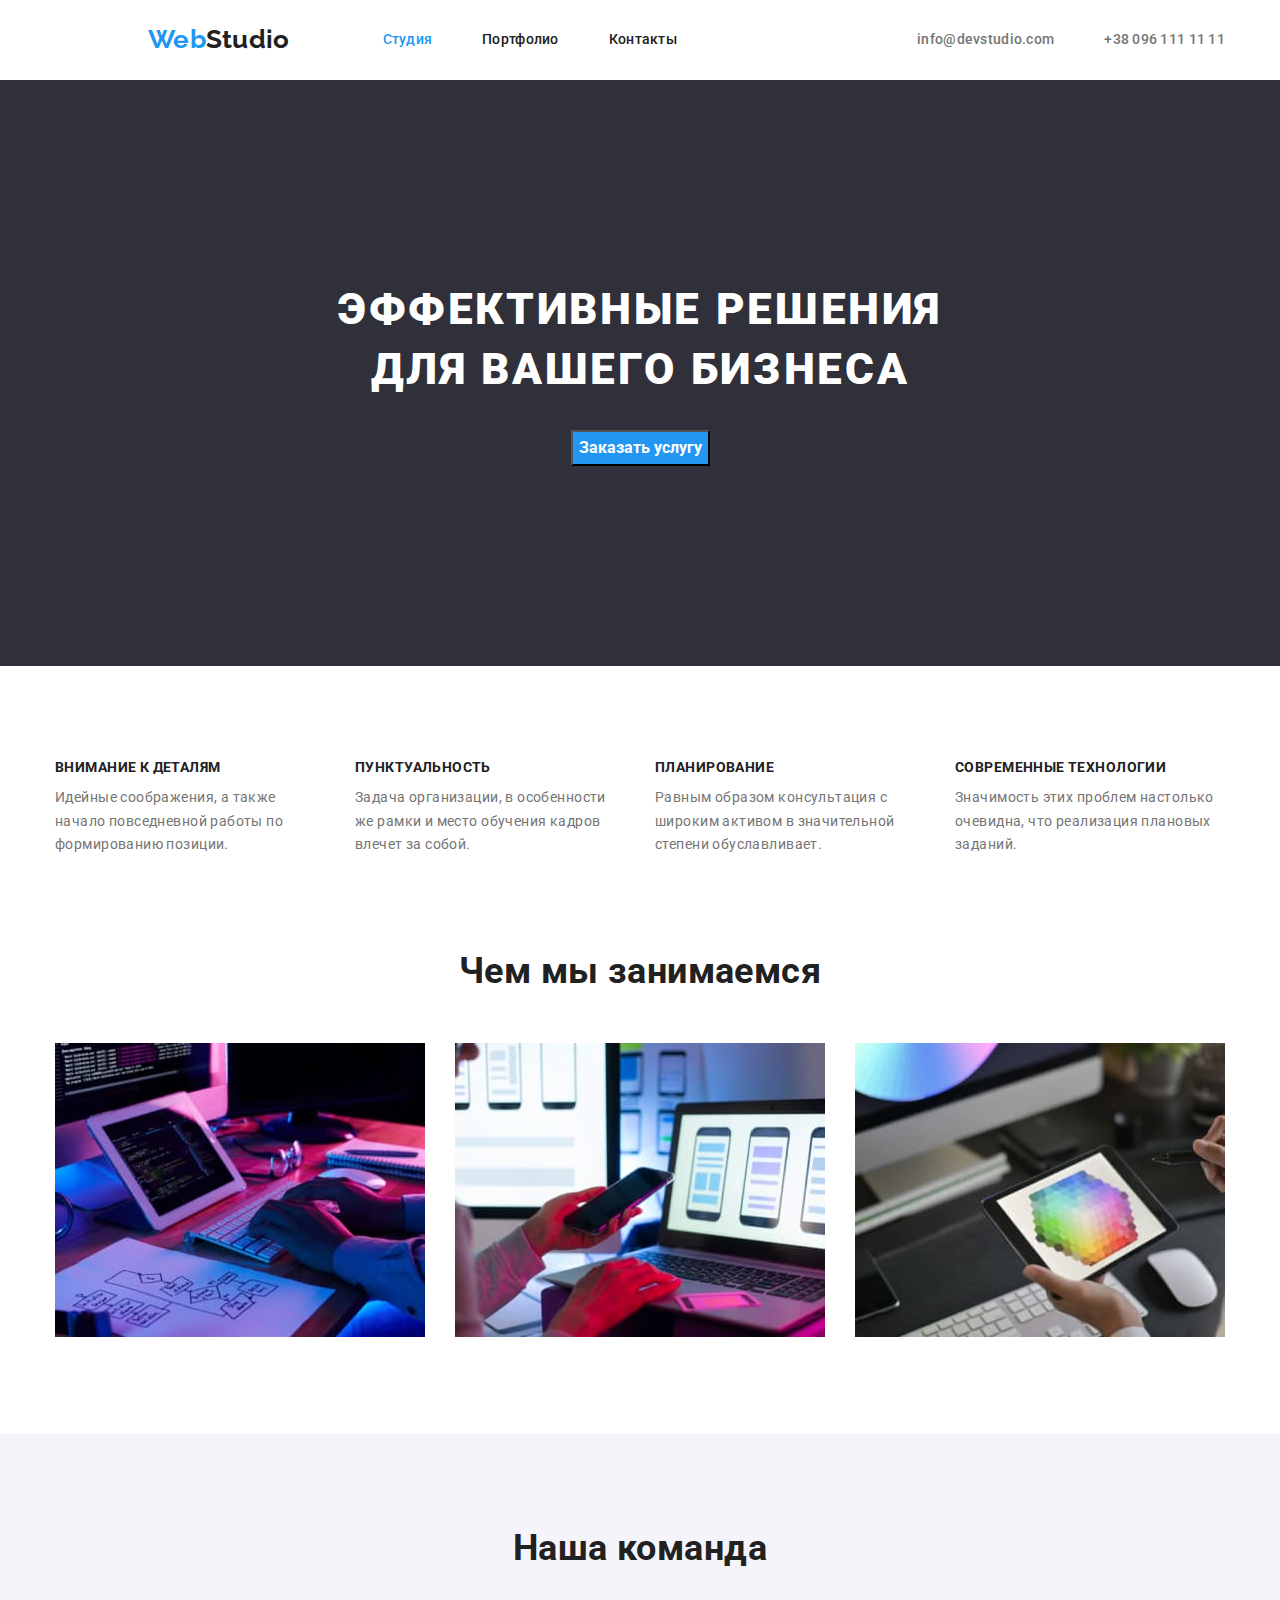
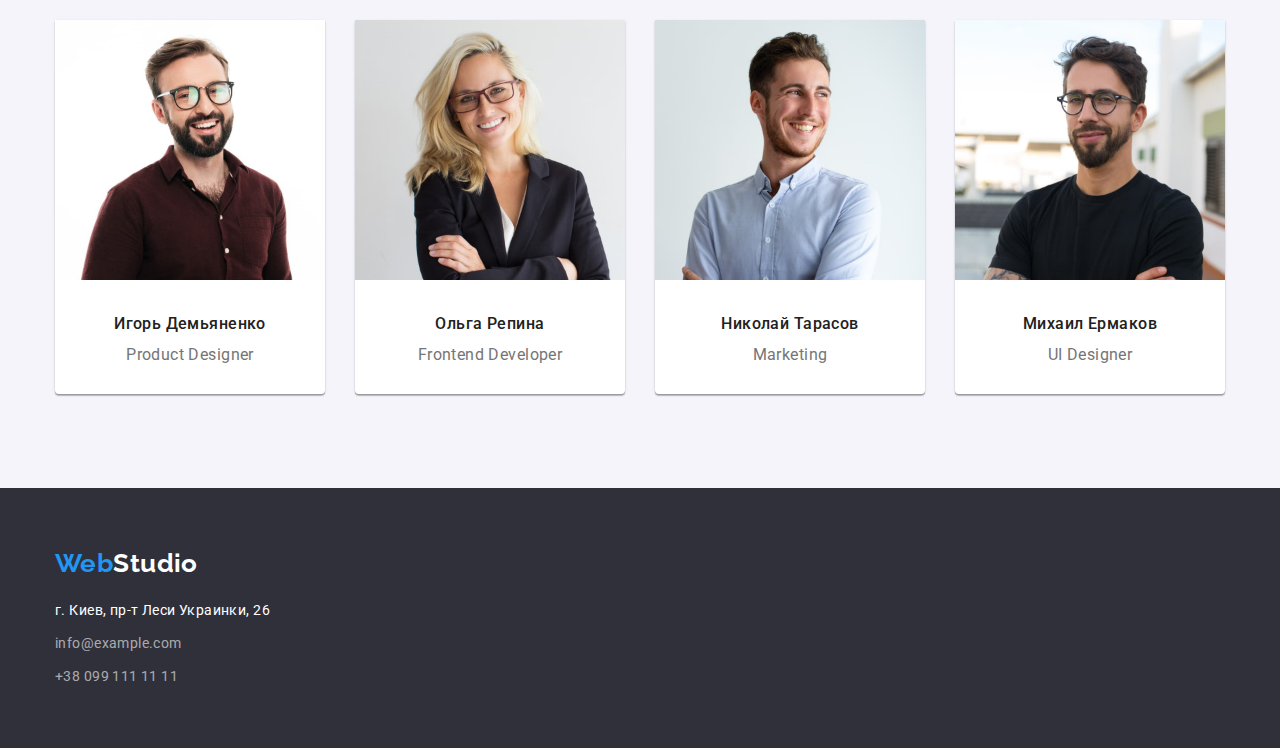
<file: index.html>
<!DOCTYPE html>
<html lang="ru">
  <head>
    <meta charset="UTF-8" />
    <meta http-equiv="X-UA-Compatible" content="IE=edge" />
    <meta name="viewport" content="width=device-width, initial-scale=1.0" />
    <title>WebStudio</title>

    <!-- font star -->
    <link rel="preconnect" href="https://fonts.googleapis.com" />
    <link rel="preconnect" href="https://fonts.gstatic.com" crossorigin />
    <link
      href="https://fonts.googleapis.com/css2?family=Raleway:wght@700&family=Roboto:wght@400;500;700;900&display=swap"
      rel="stylesheet"
    />
    <!-- fonts end -->

    <!-- normalize css start -->

    <link
      rel="stylesheet"
      href="https://cdnjs.cloudflare.com/ajax/libs/modern-normalize/1.1.0/modern-normalize.min.css"
    />

    <!-- normzlize css end -->

    <!-- styles star -->

    <link rel="stylesheet" href="./css/styles.css" />
  </head>
  <body>
    <header class="header">
      <div class="container header-container">
        <nav class="header-nav">
          <a class="header-logo link" href="./index.html">
            <span class="logoa">Web</span><span class="logob">Studio</span>
          </a>
          <ul class="header-list list">
            <li class="item"><a class="header-link current link" href="./index.html">Студия</a></li>
            <li class="item"><a class="header-link link" href="./portfolio.html">Портфолио</a></li>
            <li class="item"><a class="header-link link" href="">Контакты</a></li>
          </ul>
        </nav>
        <ul class="header-group list">
          <li class="item">
            <a class="header-link-contact link" href="mailto:info@devstudio.com"
              >info@devstudio.com</a
            >
          </li>
          <li class="item">
            <a class="header-link-contact link" href="tel:+380961111111">+38 096 111 11 11</a>
          </li>
        </ul>
      </div>
    </header>

    <main>
      <!-- секция hero -->
      <section class="hero section">
        <div class="container hero-container">
          <h1 class="hero-title">Эффективные решения для вашего бизнеса</h1>
          <button class="hero-btn" type="button">Заказать услугу</button>
        </div>
      </section>

      <!-- секция наши преимущества -->
      <section class="benefits section">
        <div class="container benefits-container">
          <h2 class="visually-hidden" hidden>Наши преимущества</h2>
          <ul class="benefits-list list">
            <li class="benefits-item">
              <h3 class="benefits-title">Внимание к деталям</h3>
              <p class="benefits-about">
                Идейные соображения, а также начало повседневной работы по формированию позиции.
              </p>
            </li>
            <li class="benefits-item">
              <h3 class="benefits-title">Пунктуальность</h3>
              <p class="benefits-about">
                Задача организации, в особенности же рамки и место обучения кадров влечет за собой.
              </p>
            </li>
            <li class="benefits-item">
              <h3 class="benefits-title">Планирование</h3>
              <p class="benefits-about">
                Равным образом консультация с широким активом в значительной степени обуславливает.
              </p>
            </li>
            <li class="benefits-item">
              <h3 class="benefits-title">Современные технологии</h3>
              <p class="benefits-about">
                Значимость этих проблем настолько очевидна, что реализация плановых заданий.
              </p>
            </li>
          </ul>
        </div>
      </section>

      <!-- секция чем мы занимаемся -->

      <section class="our-work section">
        <div class="container">
          <h2 class="section-title our-work-title">Чем мы занимаемся</h2>
          <ul class="list our-work-container">
            <li class="our-work-list">
              <img
                src="./images/img-1.jpg"
                alt="програмирование на компьютере"
                width="370"
                height="294"
              />
            </li>
            <li class="our-work-list">
              <img
                src="./images/img-2.jpg"
                alt="разработка мобильных приложений"
                width="370"
                height="294"
              />
            </li>
            <li class="our-work-list">
              <img
                src="./images/img-3.jpg"
                alt="большое количество различных дизайнов"
                width="370"
                height="294"
              />
            </li>
          </ul>
        </div>
      </section>

      <!-- секция наша команда -->

      <section class="team section">
        <div class="container">
          <h2 class="section-title team-section-title">Наша команда</h2>
          <ul class="team-list list">
            <li class="team-item">
              <img
                class="team-img"
                src="./images/ourteam/img-1.jpg"
                alt="Игорь Демьяненко Product Designer"
                width="270"
                height="260"
              />
              <div class="team-card">
                <h3 class="team-subtitle">Игорь Демьяненко</h3>
                <p class="team-text">Product Designer</p>
              </div>
            </li>

            <li class="team-item">
              <img
                class="team-img"
                src="./images/ourteam/img-2.jpg"
                alt="Ольга Репина Frontend Developer"
                width="270"
                height="260"
              />
              <div class="team-card">
                <h3 class="team-subtitle">Ольга Репина</h3>
                <p class="team-text">Frontend Developer</p>
              </div>
            </li>
            <li class="team-item">
              <img
                class="team-img"
                src="./images/ourteam/img-3.jpg"
                alt="Николай Тарасов Marketing"
                width="270"
                height="260"
              />
              <div class="team-card">
                <h3 class="team-subtitle">Николай Тарасов</h3>
                <p class="team-text">Marketing</p>
              </div>
            </li>
            <li class="team-item">
              <img
                src="./images/ourteam/img-4.jpg"
                alt="Михаил Ермаков UI Designer"
                width="270"
                height="260"
              />
              <div class="team-card">
                <h3 class="team-subtitle">Михаил Ермаков</h3>
                <p class="team-text">UI Designer</p>
              </div>
            </li>
          </ul>
        </div>
      </section>
    </main>

    <footer class="footer">
      <div class="container">
        <a class="footer-logo" href="./index.html">
          <span class="logoa">Web</span><span class="logoc">Studio</span>
        </a>
        <address class="footer-adress">
          <ul class="footer-list list">
            <li class="footer-adres-contact">
              <a
                class="footer-link-adress link"
                href="https://goo.gl/maps/bHneiKfZUzeGN72U9"
                target="_blank"
                rel="noopener noreferrer"
                >г. Киев, пр-т Леси Украинки, 26</a
              >
            </li>
            <li class="footer-adres-contact">
              <a class="footer-link-contact link" href="mailto:info@example.com"
                >info@example.com</a
              >
            </li>
            <li class="footer-adres-contact">
              <a class="footer-link-contact link" href="tel:+380991111111">+38 099 111 11 11</a>
            </li>
          </ul>
        </address>
      </div>
    </footer>
  </body>
</html>
</file>
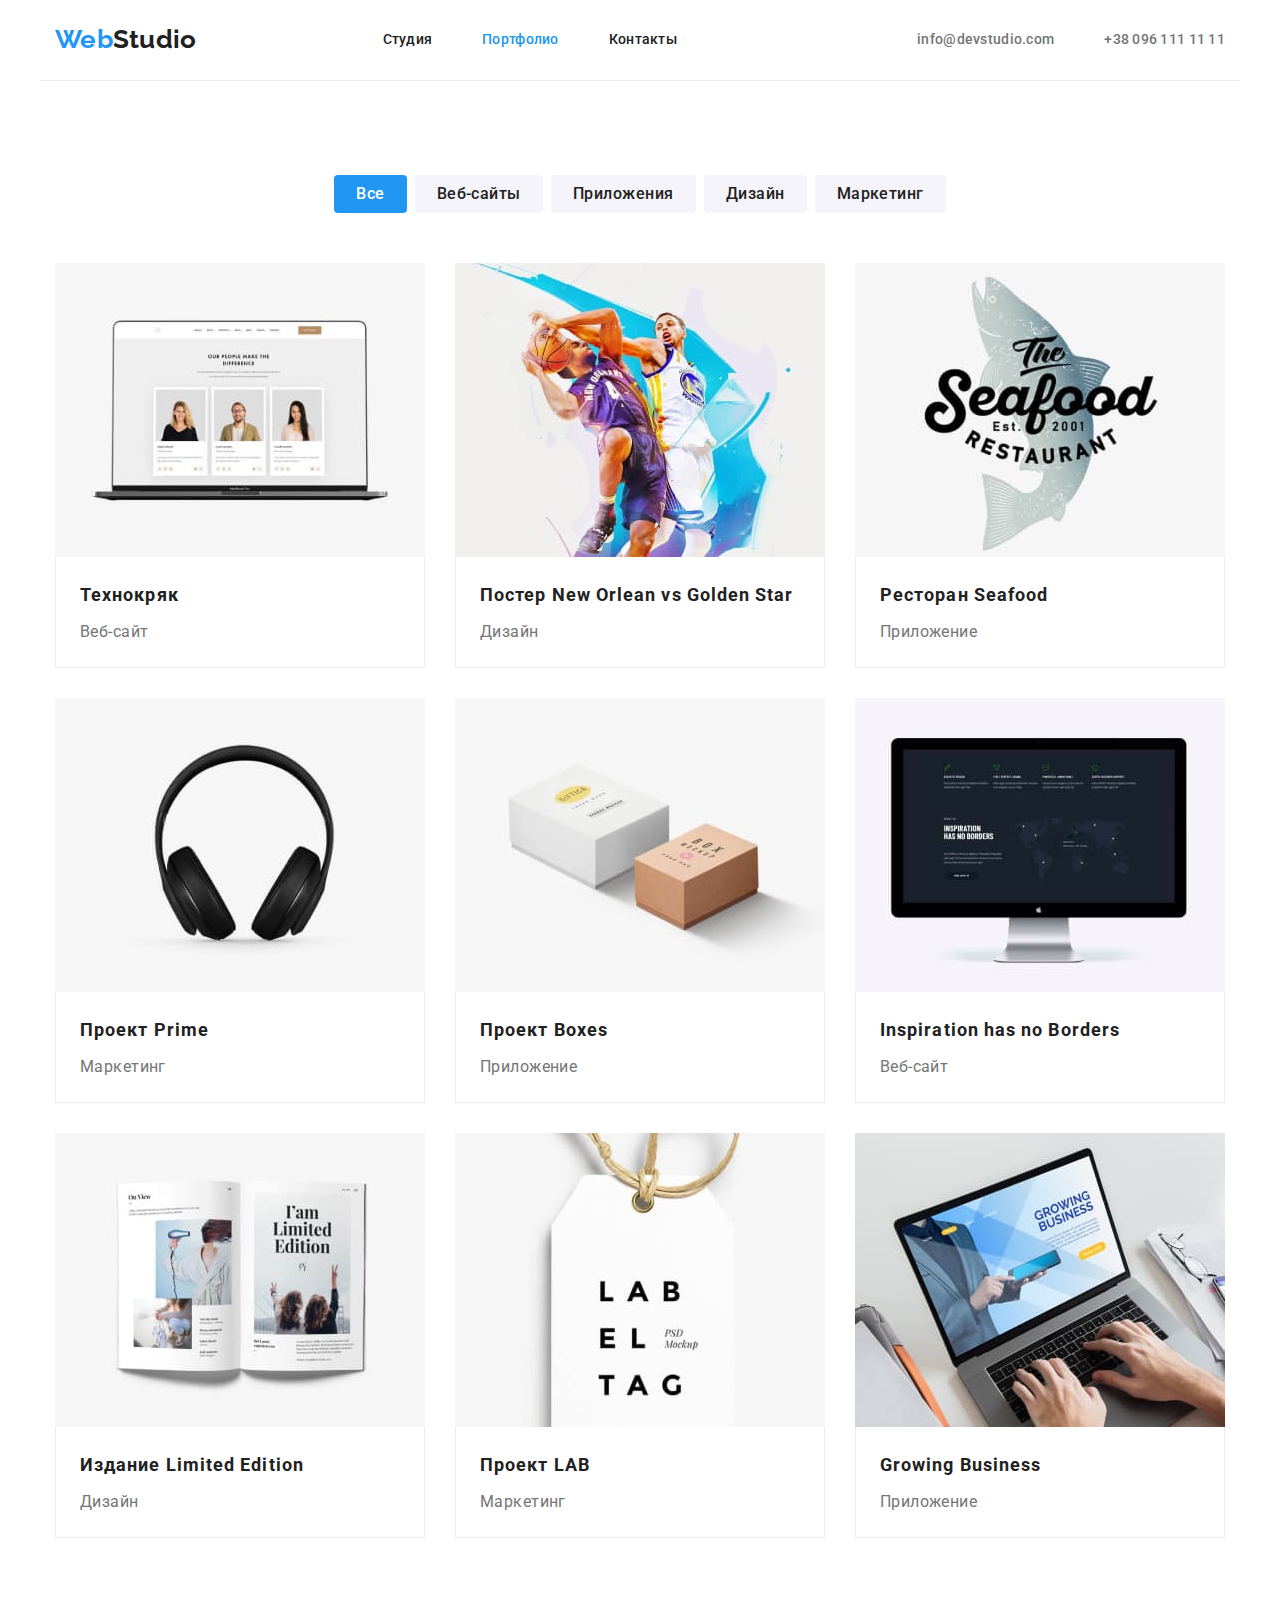
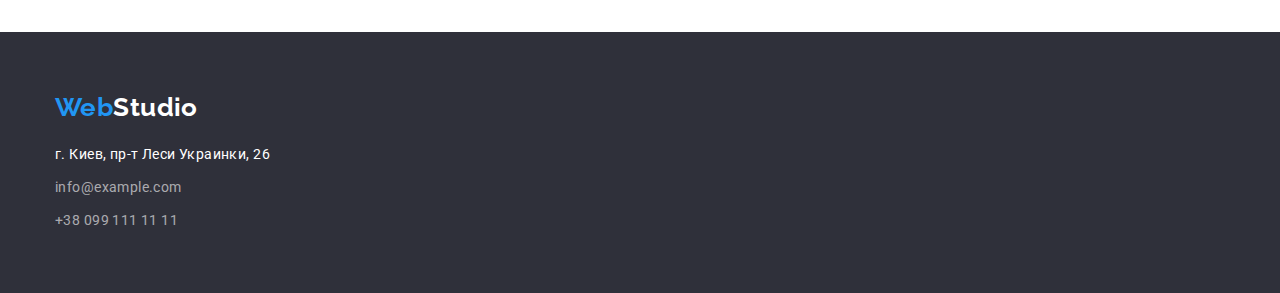
<file: portfolio.html>
<!DOCTYPE html>
<html lang="ru">
  <head>
    <meta charset="UTF-8" />
    <meta http-equiv="X-UA-Compatible" content="IE=edge" />
    <meta name="viewport" content="width=device-width, initial-scale=1.0" />
    <title>WebStudio</title>

    <!-- font star -->
    <link rel="preconnect" href="https://fonts.googleapis.com" />
    <link rel="preconnect" href="https://fonts.gstatic.com" crossorigin />
    <link
      href="https://fonts.googleapis.com/css2?family=Raleway:wght@700&family=Roboto:wght@400;500;700;900&display=swap"
      rel="stylesheet"
    />

    <!-- fonts end -->

    <!-- normalize css start -->

    <link
      rel="stylesheet"
      href="https://cdnjs.cloudflare.com/ajax/libs/modern-normalize/1.1.0/modern-normalize.min.css"
    />

    <!-- normzlize css end -->

    <!-- styles star -->

    <link rel="stylesheet" href="./css/styles.css" />
  </head>
  <body>
    <header class="header">
      <div class="container header-container portfolio-container">
        <a class="header-logo link" href="./index.html">
          <span class="logoa">Web</span><span class="logob">Studio</span>
        </a>
        <nav class="header-nav">
          <ul class="header-list list">
            <li class="item"><a class="header-link link" href="./index.html">Студия</a></li>
            <li class="item">
              <a class="header-link current link" href="./portfolio.html">Портфолио</a>
            </li>
            <li class="item"><a class="header-link link" href="">Контакты</a></li>
          </ul>
        </nav>
        <ul class="header-group list">
          <li class="item">
            <a class="header-link-contact link" href="mailto:info@devstudio.com"
              >info@devstudio.com</a
            >
          </li>
          <li class="item">
            <a class="header-link-contact link" href="tel:+380961111111">+38 096 111 11 11</a>
          </li>
        </ul>
      </div>
    </header>

    <main>
      <!-- Портфолио -->

      <section class="section">
        <div class="container">
          <h1 class="visually-hidden" hidden>Портфолио</h1>
          <ul class="btn-list list">
            <li class="portfolio-btn">
              <button class="btn-item active" type="button">Все</button>
            </li>
            <li class="portfolio-btn"><button class="btn-item" type="button">Веб-сайты</button></li>
            <li class="portfolio-btn">
              <button class="btn-item" type="button">Приложения</button>
            </li>
            <li class="portfolio-btn"><button class="btn-item" type="button">Дизайн</button></li>
            <li class="portfolio-btn"><button class="btn-item" type="button">Маркетинг</button></li>
          </ul>

          <ul class="work-list list">
            <li class="portfolio-cards">
              <img
                class="img-work"
                src="./images/ourprojects/img-1.jpg"
                alt="разработка веб-сайта"
                width="370"
                height="294"
              />
              <div class="work-container">
                <h2 class="work-list-title">Технокряк</h2>
                <p class="work-text">Веб-сайт</p>
              </div>
            </li>
            <li class="portfolio-cards">
              <img
                class="img-work"
                src="./images/ourprojects/img-2.jpg"
                alt="дизайн постера New Orlean vs Golden Star"
                width="370"
                height="294"
              />
              <div class="work-container">
                <h2 class="work-list-title">Постер New Orlean vs Golden Star</h2>
                <p class="work-text">Дизайн</p>
              </div>
            </li>
            <li class="portfolio-cards">
              <img
                class="img-work"
                src="./images/ourprojects/img-3.jpg"
                alt="приложение для ресторана Seafood"
                width="370"
                height="294"
              />
              <div class="work-container">
                <h2 class="work-list-title">Ресторан Seafood</h2>
                <p class="work-text">Приложение</p>
              </div>
            </li>
            <li class="portfolio-cards">
              <img
                class="img-work"
                src="./images/ourprojects/img-4.jpg"
                alt="Проект Prime"
                width="370"
                height="294"
              />
              <div class="work-container">
                <h2 class="work-list-title">Проект Prime</h2>
                <p class="work-text">Маркетинг</p>
              </div>
            </li>
            <li class="portfolio-cards">
              <img
                class="img-work"
                src="./images/ourprojects/img-5.jpg"
                alt="Проект Boxes"
                width="370"
                height="294"
              />
              <div class="work-container">
                <h2 class="work-list-title">Проект Boxes</h2>
                <p class="work-text">Приложение</p>
              </div>
            </li>
            <li class="portfolio-cards">
              <img
                class="img-work"
                src="./images/ourprojects/img-6.jpg"
                alt="Вдохновение не имеет границ"
                width="370"
                height="294"
              />
              <div class="work-container">
                <h2 class="work-list-title">Inspiration has no Borders</h2>
                <p class="work-text">Веб-сайт</p>
              </div>
            </li>
            <li class="portfolio-cards">
              <img
                class="img-work"
                src="./images/ourprojects/img-7.jpg"
                alt="дизайн книги"
                width="370"
                height="294"
              />
              <div class="work-container">
                <h2 class="work-list-title">Издание Limited Edition</h2>
                <p class="work-text">Дизайн</p>
              </div>
            </li>
            <li class="portfolio-cards">
              <img
                class="img-work"
                src="./images/ourprojects/img-8.jpg"
                alt="Проект LAB"
                width="370"
                height="294"
              />
              <div class="work-container">
                <h2 class="work-list-title">Проект LAB</h2>
                <p class="work-text">Маркетинг</p>
              </div>
            </li>
            <li class="portfolio-cards">
              <img
                class="img-work"
                src="./images/ourprojects/img-9.jpg"
                alt="приложение Growing Business"
                width="370"
                height="294"
              />
              <div class="work-container">
                <h2 class="work-list-title">Growing Business</h2>
                <p class="work-text">Приложение</p>
              </div>
            </li>
          </ul>
        </div>
      </section>
    </main>

    <footer class="footer">
      <div class="container">
        <a class="footer-logo" href="./index.html">
          <span class="logoa">Web</span><span class="logoc">Studio</span>
        </a>
        <address class="footer-adress">
          <ul class="footer-list list">
            <li class="footer-adres-contact">
              <a
                class="footer-link-adress link"
                href="https://goo.gl/maps/bHneiKfZUzeGN72U9"
                target="_blank"
                rel="noopener noreferrer"
                >г. Киев, пр-т Леси Украинки, 26</a
              >
            </li>
            <li class="footer-adres-contact">
              <a class="footer-link-contact link" href="mailto:info@example.com"
                >info@example.com</a
              >
            </li>
            <li class="footer-adres-contact">
              <a class="footer-link-contact link" href="tel:+380991111111">+38 099 111 11 11</a>
            </li>
          </ul>
        </address>
      </div>
    </footer>
  </body>
</html>
</file>
<file: css/styles.css>
:root {

    /* main text */
    --main-font: "roboto";
    --secondary-font: "raleway";

    /* main colors */

    --main-title-cl:#212121;
    --main-text-cl: #757575;
    --btn-hover-focus-bgd: #2196F3;
    --background: #ffffff;
    --hero-footer-bcg: #2F303A;
    --team-bcg: #F5F4FA;
    --hero-title-cl: #ffffff;
    --footer-logo: #ffffff;
    --footer-link-cl: #ffffff;

}

body {
    font-family: var(--main-font), sans-serif;
    letter-spacing: 0.03em;
    font-size: 14px;
    color: var(--main-title-cl);
}

.visually-hidden {
    position: absolute;
    width: 1px;
    height: 1px;
    margin: -1px;
    border: 0;
    padding: 0;

    white-space: nowrap;
    clip-path: inset(100%);
    clip: rect(0 0 0 0);
    overflow: hidden;
}

h1,
h2,
h3,
h4,
h5,
h6,
ul,
p {
    margin: 0;
    padding:0;
}

.list {
    list-style: none;
}

.link {
    text-decoration: none;
    font-family: inherit;
    margin: 0;
    padding: 0;
}


/* header */
.section {
    padding-top:94px;
    padding-bottom:94px;
    
}

.container {
    width: 1200px;
    padding-left: 15px;
    padding-right: 15px;
    margin: 0 auto;
}

.header-logo {
    padding: 24px 0 25px 0;
    margin-right: 93px;;
    text-decoration: none;
    font-family: var(--secondary-font);
    font-weight: 700;
    font-size: 26px;
    line-height: 1.19;
   
}

.header {
    letter-spacing: 0.02em;
}

.header-container {
    display: flex;
    align-items: center;

}


.header-list {
    display: flex;
    
}

.header-list > .item:not(:last-child) {
    margin-right:50px;

}

.header-group {
    display: flex;
    margin-left:auto;
}

.header-nav {
    display: flex;
    align-items: center;
    margin-left: 93px;
}



.header-nav .item:not(:last-child) {
    margin-right:   50px;
}



/* logo */

.logoa {
    color: #2196F3;
    font-family: var(--secondary-font);


}

.logob {
    color: var(--main-title-cl);
    font-family: var(--secondary-font);

}



.header-link {
    display: inline-block;
    padding: 32px 0 32px 0;
    font-weight: 500;
    line-height: 1.14px;
    color: var(--main-title-cl);
 
}

.header-group .item + .item {
    margin-left: 50px;
}



.current {
    color: var(--btn-hover-focus-bgd);
}

.header-link-contact {
    display: inline-block;
    padding: 32px 0 32px 0;
    text-decoration: none;
    font-weight: 500;
    line-height: 1.14;
    color: var(--main-text-cl);
}

.header-link-contact:hover,
.header-link-contact:focus,
.header-link:hover,
.header-link:focus,
.footer-link-contact:hover,
.footer-link-adress:hover {
    color: var(--btn-hover-focus-bgd);
}


/* hero */


.hero {
    text-align: center;
    padding-top:200px;
    padding-bottom:200px;
    background: var(--hero-footer-bcg);
}

.hero-title {
    width:696px;
    margin-right: auto;
    margin-left:auto;
    text-transform: uppercase;
    color: var(--hero-title-cl);
    font-weight: 900;
    font-size: 44px;
    line-height: 1.36;
    letter-spacing: 0.06em;
}


.hero-btn {
    margin-top:30px;
    font-weight: 700;
    font-size: 16px;
    line-height: 1.875;
    color: #ffffff;
    background-color: var(--btn-hover-focus-bgd);
}

/* секция наши преимущества */

.benefits-list {
    display: flex;
}
 

.benefits-item:not(:last-child) {
    margin-right:30px;
}


.benefits-title {
    text-transform: uppercase;
    font-size: 14px;
    line-height: 1.14;
    color: var(--main-title-cl);
}

.benefits-item {
    width:270px;
}

.benefits-about {
    line-height: 1.71;
    color: var(--main-text-cl);
    margin-top:10px;
}

/* секция чем мы занимаемся */

.our-work {
    padding-top:0;
}

.section-title{
    text-align: center;
    font-size: 36px;
    line-height: 1.16;
    
}

.our-work-title {
    margin-bottom:50px;
}

.our-work-container {
    display: flex;
}

.our-work-list:not(:last-child) {
    margin-right:30px;
}

/* Наша команда */

.team {
    background: var(--team-bcg);
}


.team-section-title {
    margin-bottom:50px;
}

.team-list {
    display:flex;
}



.team-item {
    background: var(--background);
    box-shadow: 0px 1px 3px rgba(0, 0, 0, 0.12), 0px 1px 1px rgba(0, 0, 0, 0.14), 0px 2px 1px rgba(0, 0, 0, 0.2);
    border-radius: 0px 0px 4px 4px;
}

.team-item:not(:last-child) {
    margin-right:30px;
}

.team-subtitle {
    margin-bottom:10px;
    font-weight: 500;
    font-size: 16px;
    line-height: 1.35;
    text-align: center;

    
}

.team-text {
    font-size: 16px;
    line-height: 1.19;
    color: var(--main-text-cl);
    text-align: center;

}

.team-card {
    padding-top:30px;
    padding-bottom:30px;
}

/* footer */

.footer {
    padding-top:60px;
    padding-bottom:60px;
    background: var(--hero-footer-bcg);
}

.footer-logo {
    display: inline-block;
    margin-bottom:20px;
    text-decoration: none;
    font-family: var(--secondary-font);
    font-weight: 700;
    font-size: 26px;
    line-height: 1.19;
}

.logoc {
    color: var(--footer-logo);
    font-family: var(--secondary-font);
}

/* Контакты */

.footer-adress {
    font-style: normal;
}

.footer-link-adress {
    line-height: 1.71;
    text-decoration: none;
    color: var(--footer-link-cl);
}

.footer-link-contact {

    line-height: 1.71;
    color: rgba(255, 255, 255, 0.6);
    text-decoration: none;

}

.footer-adres-contact:not(:last-child) {

    margin-bottom:9px;
}




/* портфолио */

.portfolio-container {
    border-bottom: 1px solid #ECECEC;
}

.btn-list {
    display: flex;
    margin-bottom:50px;
    justify-content: center;
}

.portfolio-btn:not(:last-child) {
    margin-right: 8px;
}

.btn-item {
    padding:6px 22px 6px 22px;
    font-family: inherit;
    font-weight: 500;
    font-size: 16px;
    line-height: 1.625;
    text-align: center;
    background: #F5F4FA;
    border:none;
        border-radius: 4px;
    color: var(--main-title-cl);
    letter-spacing: 0.03em;

}

.active {
    background-color: var(--btn-hover-focus-bgd);
    color:#ffffff;
}

.btn-item:hover,
.btn-item:focus {
    background: var(--btn-hover-focus-bgd);
    color: #ffffff;
}

.work-list-title {
    font-size: 18px;
    line-height: 2;
    letter-spacing: 0.06em;
    margin-bottom:4px;

}

.work-text {
    font-size: 16px;
    line-height: 1.875;
    color: var(--main-text-cl);
   
}

.work-list {
    display: flex;
    flex-wrap:wrap;
   
}

.portfolio-cards {
    
    width: calc((100% - 60px) / 3);
    margin-right: 30px;
    margin-bottom:30px;

}

.portfolio-cards:nth-child(3n) {
    margin-right: 0;
}

.portfolio-cards:nth-last-child(-n+3) {
    margin-bottom:0;
}

.work-container {
    
    padding-top:20px;
    padding-right: 24px;
    padding-bottom: 20px;
    padding-left: 24px;
border-right: 1px solid #EEEEEE;
border-bottom: 1px solid #EEEEEE;
border-left: 1px solid #EEEEEE;


}

.img-work {
    display: block;
}
</file>
